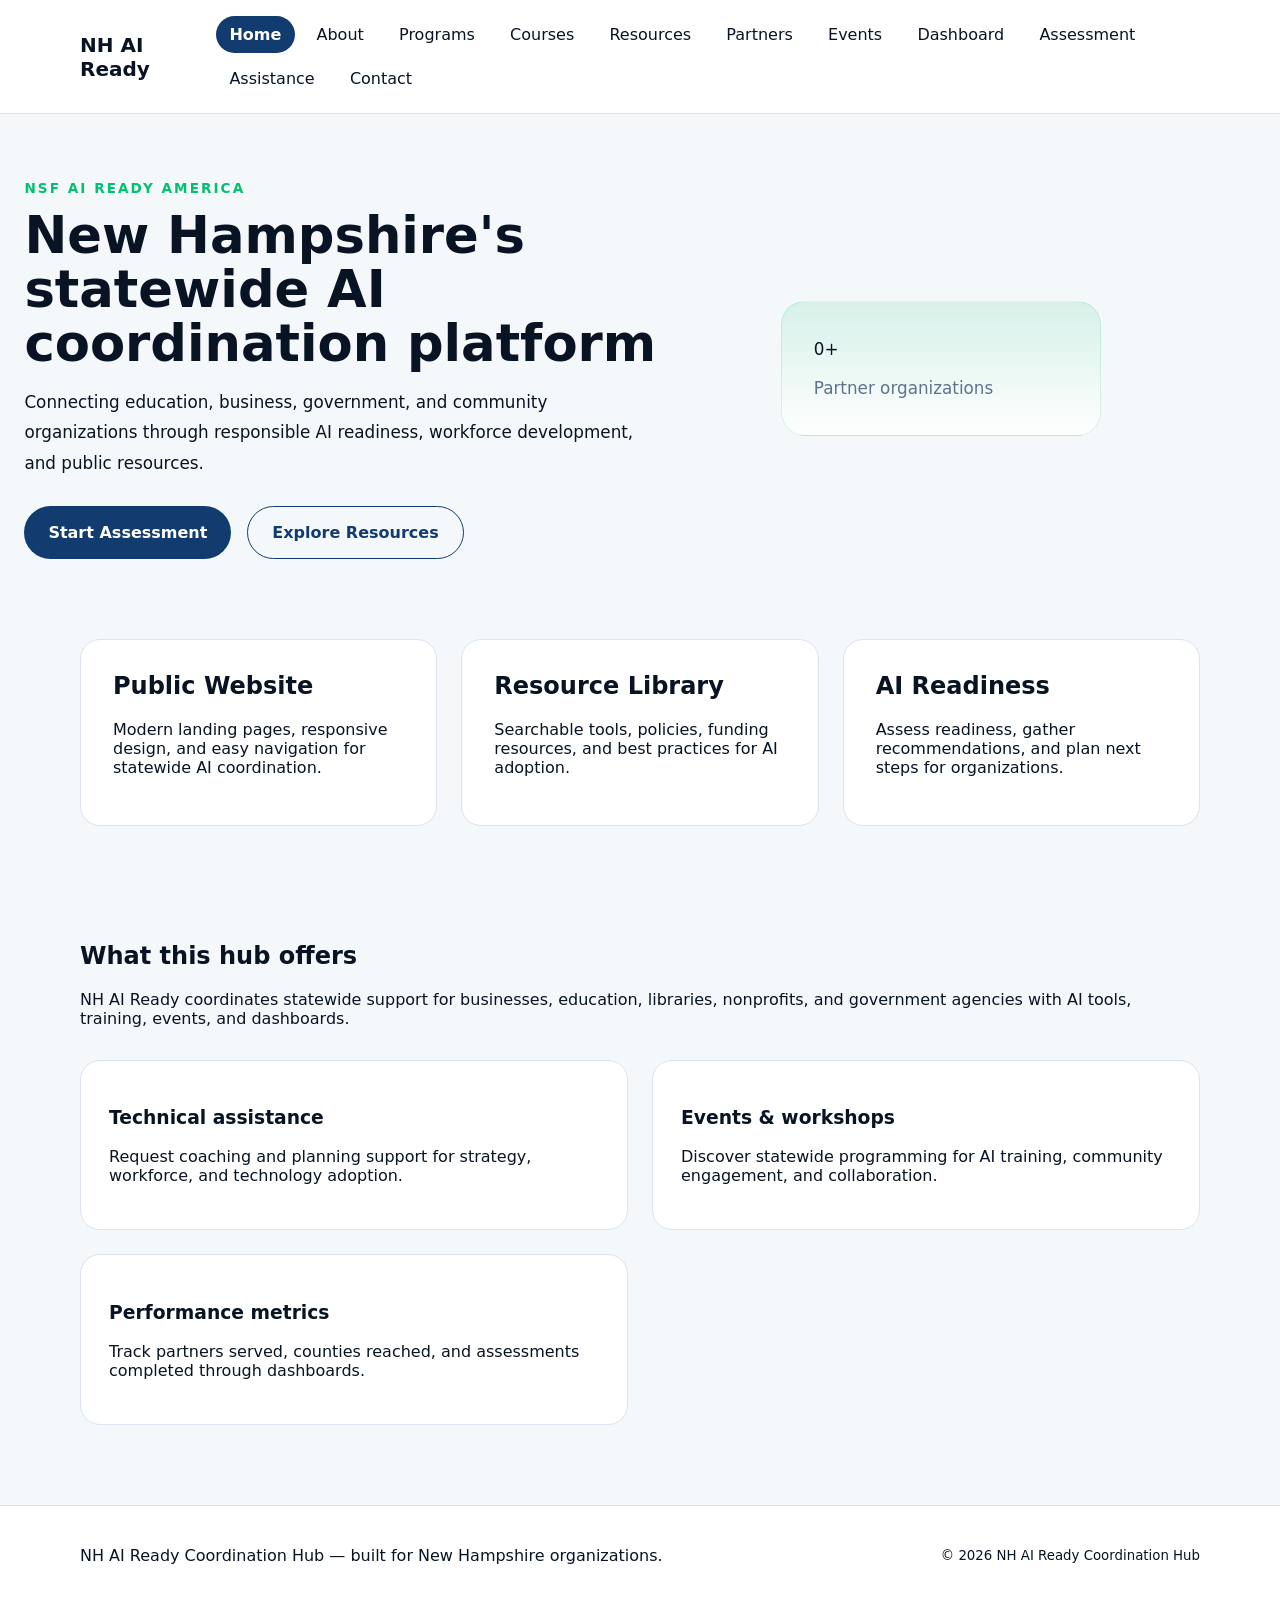
<file: index.html>
<!DOCTYPE html>
<html lang="en">
<head>
  <meta charset="UTF-8" />
  <meta name="viewport" content="width=device-width, initial-scale=1.0" />
  <title>NH AI Ready Coordination Hub</title>
  <link rel="stylesheet" href="css/style.css" />
  <link rel="stylesheet" href="css/animations.css" />
</head>
<body>
  <header class="site-header">
    <div class="container header-inner">
      <a class="brand" href="index.html">NH AI Ready</a>
      <button class="nav-toggle" aria-label="Open navigation" id="navToggle">Menu</button>
      <nav class="site-nav" id="siteNav">
        <a href="index.html">Home</a>
        <a href="about.html">About</a>
        <a href="programs.html">Programs</a>
        <a href="courses.html">Courses</a>
        <a href="resources.html">Resources</a>
        <a href="partners.html">Partners</a>
        <a href="events.html">Events</a>
        <a href="dashboard.html">Dashboard</a>
        <a href="assessment.html">Assessment</a>
        <a href="assistance.html">Assistance</a>
        <a href="contact.html">Contact</a>
      </nav>
    </div>
  </header>

  <main>
    <section class="hero">
      <div class="container hero-copy">
        <span class="eyebrow">NSF AI Ready America</span>
        <h1>New Hampshire's statewide AI coordination platform</h1>
        <p>Connecting education, business, government, and community organizations through responsible AI readiness, workforce development, and public resources.</p>
        <div class="hero-actions">
          <a class="button button-primary" href="assessment.html">Start Assessment</a>
          <a class="button button-secondary" href="resources.html">Explore Resources</a>
        </div>
      </div>
      <div class="hero-visual">
        <div class="stats-card">
          <p class="stat-number">0+</p>
          <p class="stat-label">Partner organizations</p>
        </div>
      </div>
    </section>

    <section class="features container">
      <article class="feature-card">
        <h2>Public Website</h2>
        <p>Modern landing pages, responsive design, and easy navigation for statewide AI coordination.</p>
      </article>
      <article class="feature-card">
        <h2>Resource Library</h2>
        <p>Searchable tools, policies, funding resources, and best practices for AI adoption.</p>
      </article>
      <article class="feature-card">
        <h2>AI Readiness</h2>
        <p>Assess readiness, gather recommendations, and plan next steps for organizations.</p>
      </article>
    </section>

    <section class="overview container">
      <div>
        <h2>What this hub offers</h2>
        <p>NH AI Ready coordinates statewide support for businesses, education, libraries, nonprofits, and government agencies with AI tools, training, events, and dashboards.</p>
      </div>
      <div class="overview-grid">
        <div class="overview-card">
          <h3>Technical assistance</h3>
          <p>Request coaching and planning support for strategy, workforce, and technology adoption.</p>
        </div>
        <div class="overview-card">
          <h3>Events & workshops</h3>
          <p>Discover statewide programming for AI training, community engagement, and collaboration.</p>
        </div>
        <div class="overview-card">
          <h3>Performance metrics</h3>
          <p>Track partners served, counties reached, and assessments completed through dashboards.</p>
        </div>
      </div>
    </section>
  </main>

  <footer class="site-footer">
    <div class="container footer-inner">
      <p>NH AI Ready Coordination Hub &mdash; built for New Hampshire organizations.</p>
      <small>© 2026 NH AI Ready Coordination Hub</small>
    </div>
  </footer>

  <script src="js/navigation.js?v=1"></script>
  <script src="js/app.js"></script>
</body>
</html>
</file>
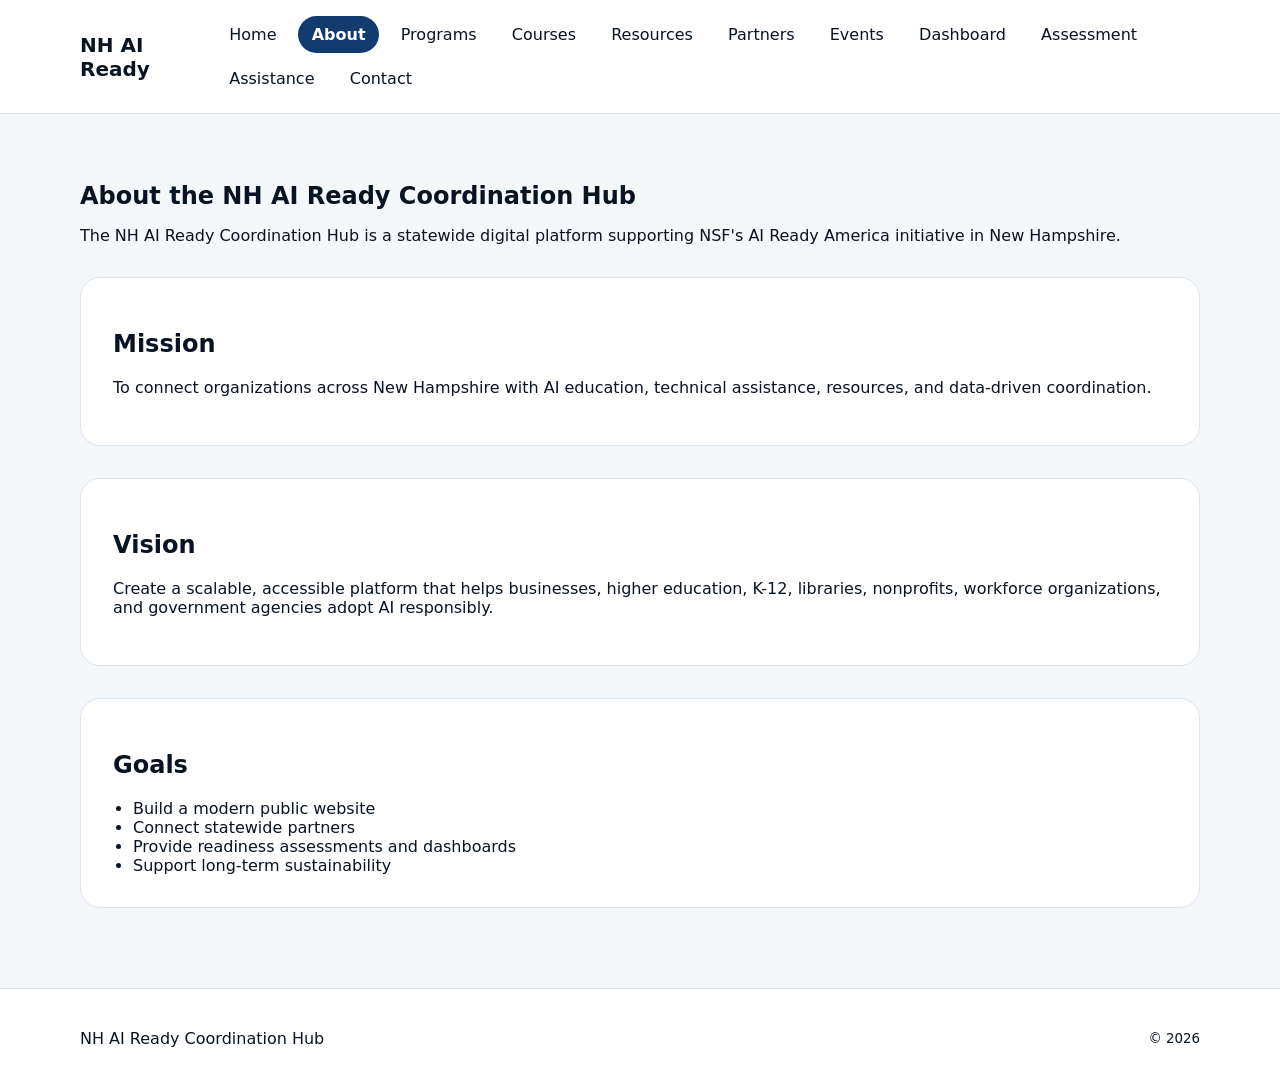
<file: about.html>
<!DOCTYPE html>
<html lang="en">
<head>
  <meta charset="UTF-8" />
  <meta name="viewport" content="width=device-width, initial-scale=1.0" />
  <title>About | NH AI Ready Coordination Hub</title>
  <link rel="stylesheet" href="css/style.css" />
  <link rel="stylesheet" href="css/animations.css" />
</head>
<body>
  <header class="site-header">
    <div class="container header-inner">
      <a class="brand" href="index.html">NH AI Ready</a>
      <button class="nav-toggle" aria-label="Open navigation" id="navToggle">Menu</button>
      <nav class="site-nav" id="siteNav">
        <a href="index.html">Home</a>
        <a href="about.html">About</a>
        <a href="programs.html">Programs</a>
        <a href="courses.html">Courses</a>
        <a href="resources.html">Resources</a>
        <a href="partners.html">Partners</a>
        <a href="events.html">Events</a>
        <a href="dashboard.html">Dashboard</a>
        <a href="assessment.html">Assessment</a>
        <a href="assistance.html">Assistance</a>
        <a href="contact.html">Contact</a>
      </nav>
    </div>
  </header>

  <main class="container page-content">
    <section class="page-hero">
      <h1>About the NH AI Ready Coordination Hub</h1>
      <p>The NH AI Ready Coordination Hub is a statewide digital platform supporting NSF's AI Ready America initiative in New Hampshire.</p>
    </section>

    <section class="content-block">
      <h2>Mission</h2>
      <p>To connect organizations across New Hampshire with AI education, technical assistance, resources, and data-driven coordination.</p>
    </section>

    <section class="content-block">
      <h2>Vision</h2>
      <p>Create a scalable, accessible platform that helps businesses, higher education, K-12, libraries, nonprofits, workforce organizations, and government agencies adopt AI responsibly.</p>
    </section>

    <section class="content-block">
      <h2>Goals</h2>
      <ul>
        <li>Build a modern public website</li>
        <li>Connect statewide partners</li>
        <li>Provide readiness assessments and dashboards</li>
        <li>Support long-term sustainability</li>
      </ul>
    </section>
  </main>

  <footer class="site-footer">
    <div class="container footer-inner">
      <p>NH AI Ready Coordination Hub</p>
      <small>© 2026</small>
    </div>
  </footer>

  <script src="js/navigation.js?v=1"></script>
</body>
</html>
</file>
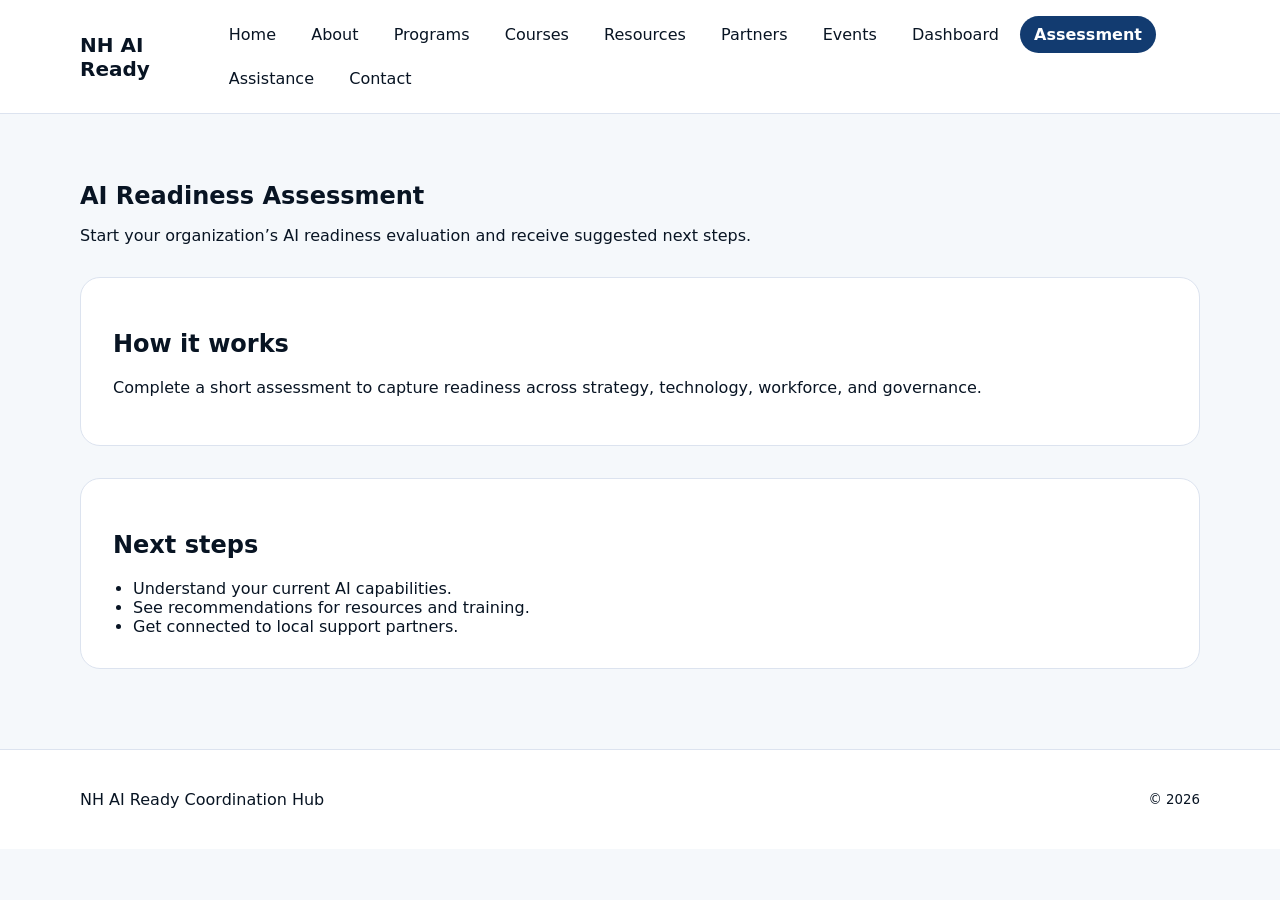
<file: assessment.html>
<!DOCTYPE html>
<html lang="en">
<head>
  <meta charset="UTF-8" />
  <meta name="viewport" content="width=device-width, initial-scale=1.0" />
  <title>Assessment | NH AI Ready Coordination Hub</title>
  <link rel="stylesheet" href="css/style.css" />
  <link rel="stylesheet" href="css/animations.css" />
</head>
<body>
  <header class="site-header">
    <div class="container header-inner">
      <a class="brand" href="index.html">NH AI Ready</a>
      <button class="nav-toggle" aria-label="Open navigation" id="navToggle">Menu</button>
      <nav class="site-nav" id="siteNav">
        <a href="index.html">Home</a>
        <a href="about.html">About</a>
        <a href="programs.html">Programs</a>
        <a href="courses.html">Courses</a>
        <a href="resources.html">Resources</a>
        <a href="partners.html">Partners</a>
        <a href="events.html">Events</a>
        <a href="dashboard.html">Dashboard</a>
        <a href="assessment.html">Assessment</a>
        <a href="assistance.html">Assistance</a>
        <a href="contact.html">Contact</a>
      </nav>
    </div>
  </header>

  <main class="container page-content">
    <section class="page-hero">
      <h1>AI Readiness Assessment</h1>
      <p>Start your organization’s AI readiness evaluation and receive suggested next steps.</p>
    </section>

    <section class="content-block">
      <h2>How it works</h2>
      <p>Complete a short assessment to capture readiness across strategy, technology, workforce, and governance.</p>
    </section>

    <section class="content-block">
      <h2>Next steps</h2>
      <ul>
        <li>Understand your current AI capabilities.</li>
        <li>See recommendations for resources and training.</li>
        <li>Get connected to local support partners.</li>
      </ul>
    </section>
  </main>

  <footer class="site-footer">
    <div class="container footer-inner">
      <p>NH AI Ready Coordination Hub</p>
      <small>© 2026</small>
    </div>
  </footer>

  <script src="js/navigation.js?v=1"></script>
</body>
</html>
</file>
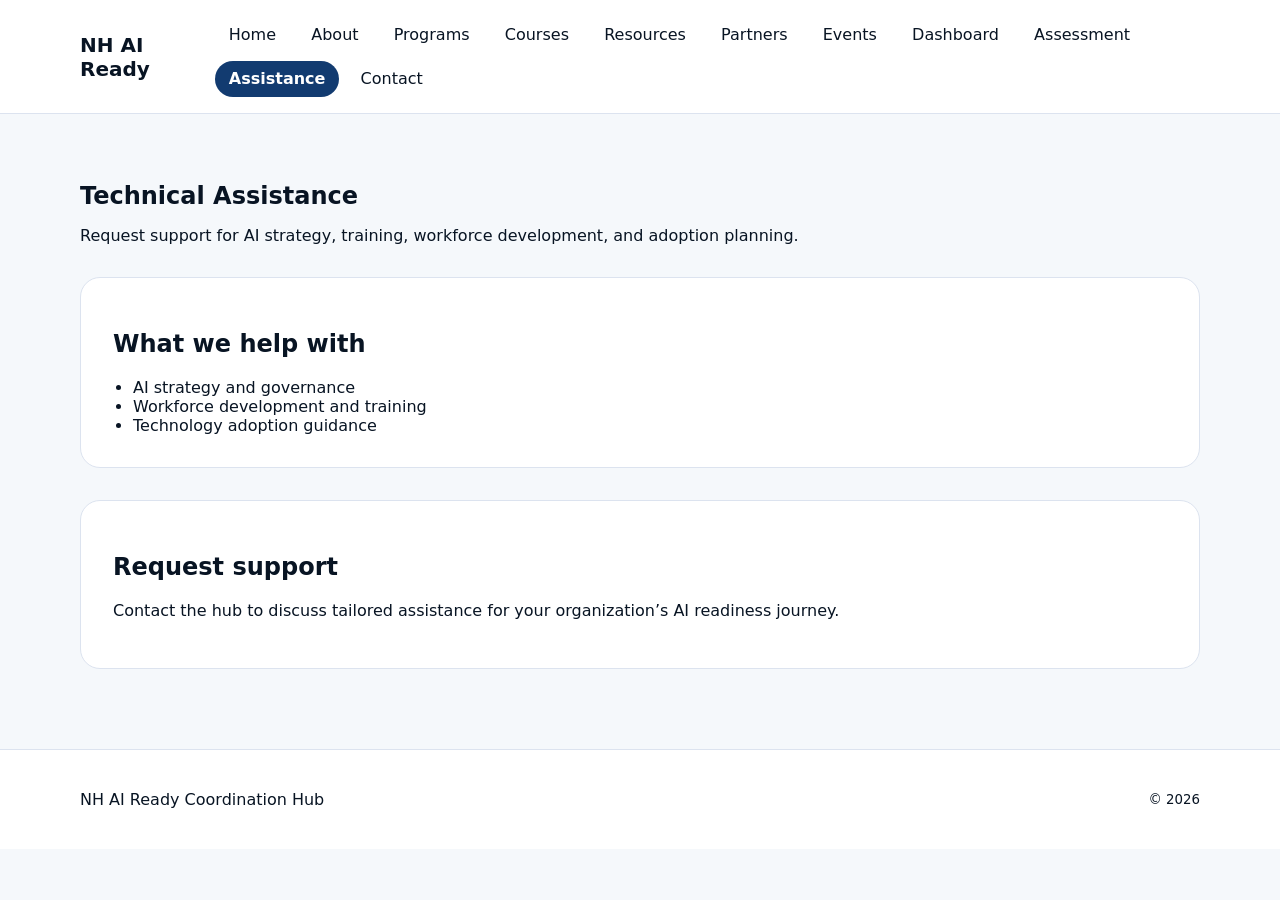
<file: assistance.html>
<!DOCTYPE html>
<html lang="en">
<head>
  <meta charset="UTF-8" />
  <meta name="viewport" content="width=device-width, initial-scale=1.0" />
  <title>Assistance | NH AI Ready Coordination Hub</title>
  <link rel="stylesheet" href="css/style.css" />
  <link rel="stylesheet" href="css/animations.css" />
</head>
<body>
  <header class="site-header">
    <div class="container header-inner">
      <a class="brand" href="index.html">NH AI Ready</a>
      <button class="nav-toggle" aria-label="Open navigation" id="navToggle">Menu</button>
      <nav class="site-nav" id="siteNav">
        <a href="index.html">Home</a>
        <a href="about.html">About</a>
        <a href="programs.html">Programs</a>
        <a href="courses.html">Courses</a>
        <a href="resources.html">Resources</a>
        <a href="partners.html">Partners</a>
        <a href="events.html">Events</a>
        <a href="dashboard.html">Dashboard</a>
        <a href="assessment.html">Assessment</a>
        <a href="assistance.html">Assistance</a>
        <a href="contact.html">Contact</a>
      </nav>
    </div>
  </header>

  <main class="container page-content">
    <section class="page-hero">
      <h1>Technical Assistance</h1>
      <p>Request support for AI strategy, training, workforce development, and adoption planning.</p>
    </section>

    <section class="content-block">
      <h2>What we help with</h2>
      <ul>
        <li>AI strategy and governance</li>
        <li>Workforce development and training</li>
        <li>Technology adoption guidance</li>
      </ul>
    </section>

    <section class="content-block">
      <h2>Request support</h2>
      <p>Contact the hub to discuss tailored assistance for your organization’s AI readiness journey.</p>
    </section>
  </main>

  <footer class="site-footer">
    <div class="container footer-inner">
      <p>NH AI Ready Coordination Hub</p>
      <small>© 2026</small>
    </div>
  </footer>

  <script src="js/navigation.js?v=1"></script>
</body>
</html>
</file>
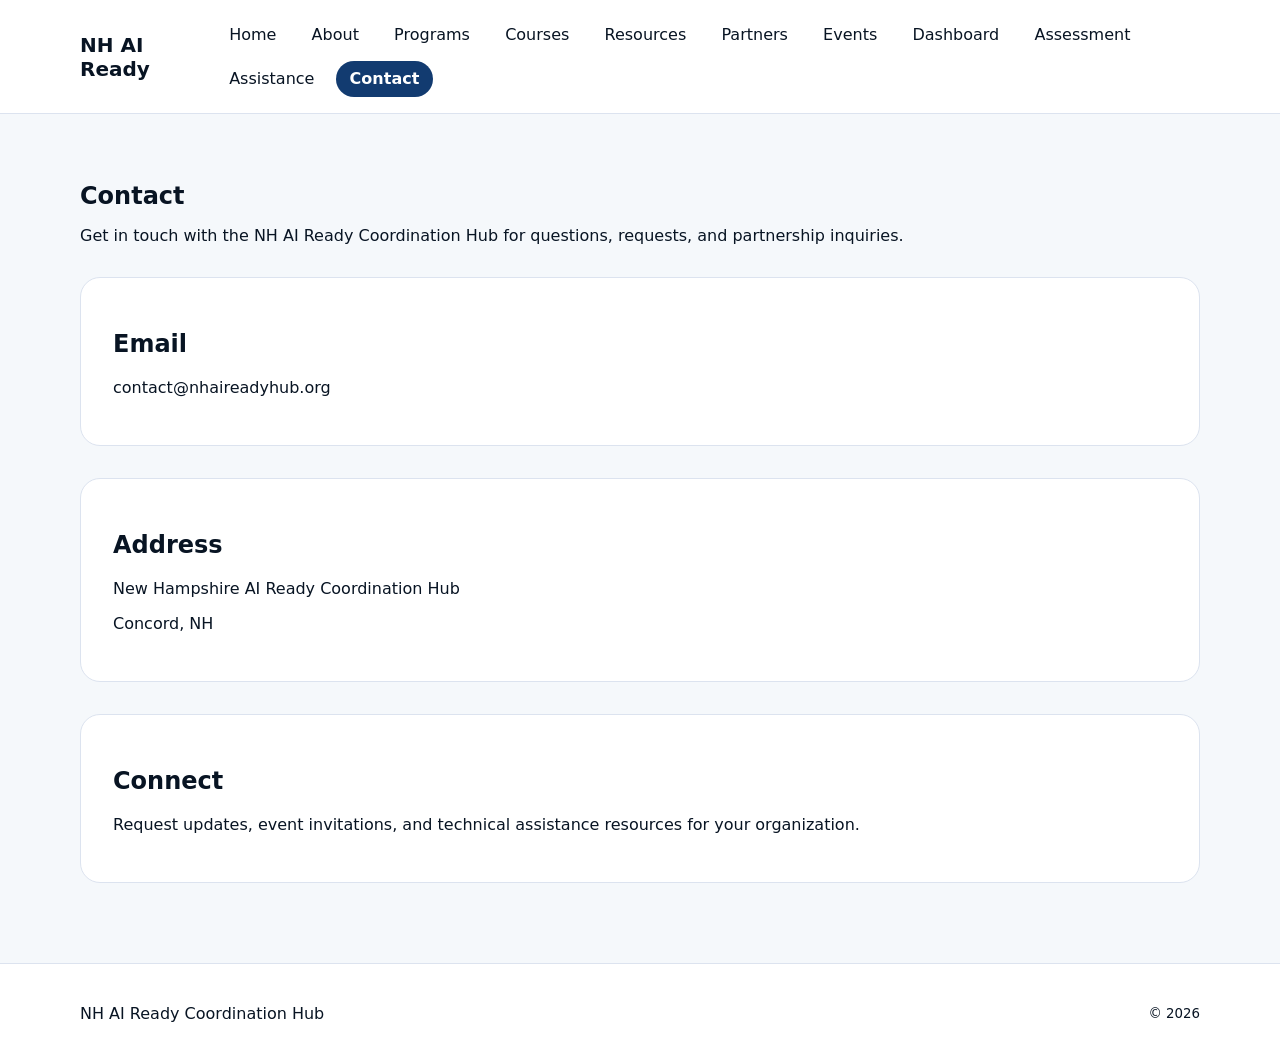
<file: contact.html>
<!DOCTYPE html>
<html lang="en">
<head>
  <meta charset="UTF-8" />
  <meta name="viewport" content="width=device-width, initial-scale=1.0" />
  <title>Contact | NH AI Ready Coordination Hub</title>
  <link rel="stylesheet" href="css/style.css" />
  <link rel="stylesheet" href="css/animations.css" />
</head>
<body>
  <header class="site-header">
    <div class="container header-inner">
      <a class="brand" href="index.html">NH AI Ready</a>
      <button class="nav-toggle" aria-label="Open navigation" id="navToggle">Menu</button>
      <nav class="site-nav" id="siteNav">
        <a href="index.html">Home</a>
        <a href="about.html">About</a>
        <a href="programs.html">Programs</a>
        <a href="courses.html">Courses</a>
        <a href="resources.html">Resources</a>
        <a href="partners.html">Partners</a>
        <a href="events.html">Events</a>
        <a href="dashboard.html">Dashboard</a>
        <a href="assessment.html">Assessment</a>
        <a href="assistance.html">Assistance</a>
        <a href="contact.html">Contact</a>
      </nav>
    </div>
  </header>

  <main class="container page-content">
    <section class="page-hero">
      <h1>Contact</h1>
      <p>Get in touch with the NH AI Ready Coordination Hub for questions, requests, and partnership inquiries.</p>
    </section>

    <section class="content-block">
      <h2>Email</h2>
      <p>contact@nhaireadyhub.org</p>
    </section>

    <section class="content-block">
      <h2>Address</h2>
      <p>New Hampshire AI Ready Coordination Hub</p>
      <p>Concord, NH</p>
    </section>

    <section class="content-block">
      <h2>Connect</h2>
      <p>Request updates, event invitations, and technical assistance resources for your organization.</p>
    </section>
  </main>

  <footer class="site-footer">
    <div class="container footer-inner">
      <p>NH AI Ready Coordination Hub</p>
      <small>© 2026</small>
    </div>
  </footer>

  <script src="js/navigation.js?v=1"></script>
</body>
</html>
</file>
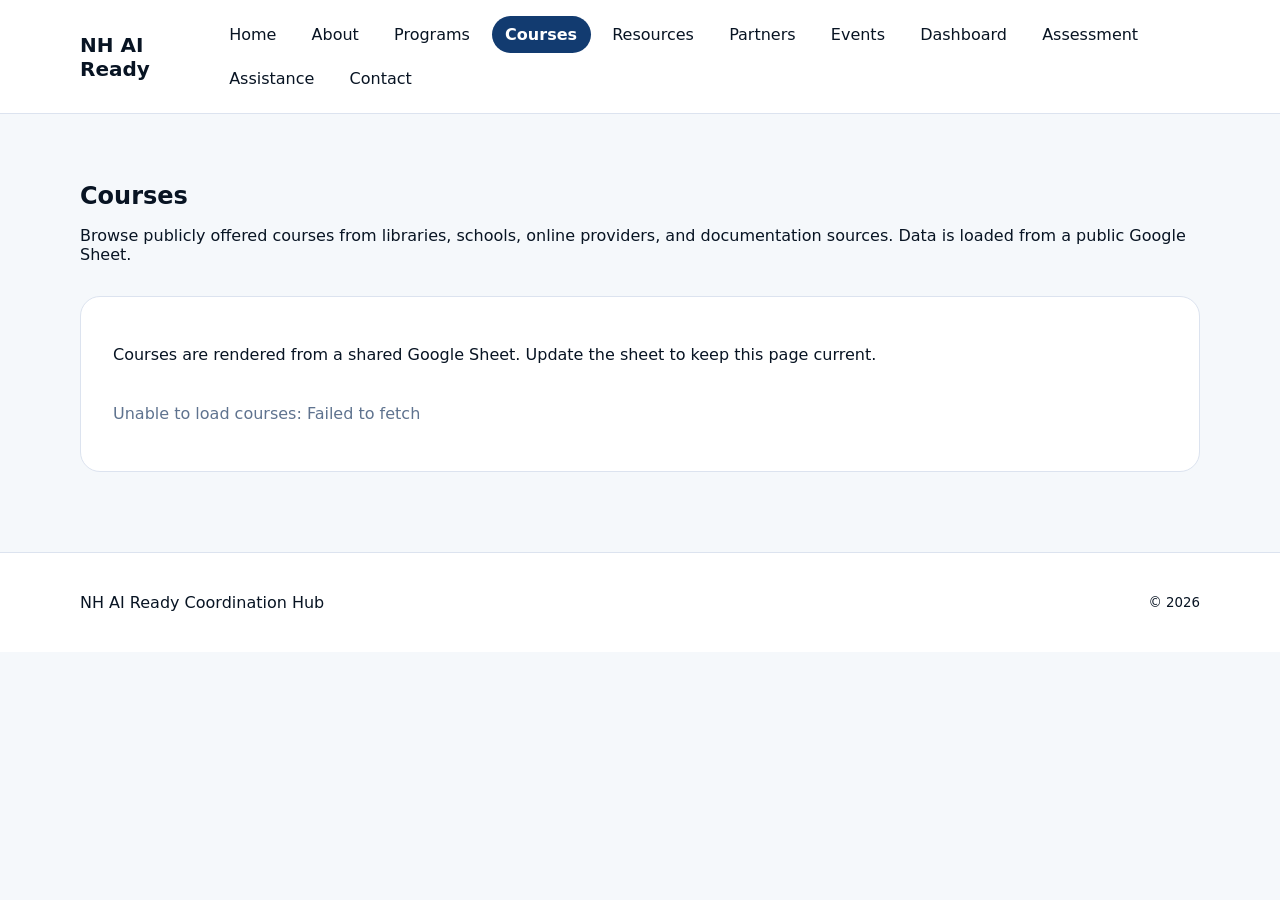
<file: courses.html>
<!DOCTYPE html>
<html lang="en">
<head>
  <meta charset="UTF-8" />
  <meta name="viewport" content="width=device-width, initial-scale=1.0" />
  <title>Courses | NH AI Ready Coordination Hub</title>
  <link rel="stylesheet" href="css/style.css" />
  <link rel="stylesheet" href="css/animations.css" />
</head>
<body>
  <header class="site-header">
    <div class="container header-inner">
      <a class="brand" href="index.html">NH AI Ready</a>
      <button class="nav-toggle" aria-label="Open navigation" id="navToggle">Menu</button>
      <nav class="site-nav" id="siteNav">
        <a href="index.html">Home</a>
        <a href="about.html">About</a>
        <a href="programs.html">Programs</a>
        <a href="courses.html">Courses</a>
        <a href="resources.html">Resources</a>
        <a href="partners.html">Partners</a>
        <a href="events.html">Events</a>
        <a href="dashboard.html">Dashboard</a>
        <a href="assessment.html">Assessment</a>
        <a href="assistance.html">Assistance</a>
        <a href="contact.html">Contact</a>
      </nav>
    </div>
  </header>

  <main class="container page-content">
    <section class="page-hero">
      <h1>Courses</h1>
      <p>Browse publicly offered courses from libraries, schools, online providers, and documentation sources. Data is loaded from a public Google Sheet.</p>
    </section>

    <section class="content-block">
      <div class="course-meta">
        <p>Courses are rendered from a shared Google Sheet. Update the sheet to keep this page current.</p>
      </div>

      <div class="course-list" id="coursesList" data-sheet-url="https://docs.google.com/spreadsheets/d/1mYGMGd6gXfOWePGAOxe75kO7_ORgzSrEkto8gsDXHMs/export?format=csv&sheet=Learning%20Opportunities">
        <p class="muted">Loading course listings...</p>
      </div>
    </section>
  </main>

  <footer class="site-footer">
    <div class="container footer-inner">
      <p>NH AI Ready Coordination Hub</p>
      <small>© 2026</small>
    </div>
  </footer>

  <script src="js/navigation.js?v=1"></script>
  <script src="js/sheets.js"></script>
  <script src="js/courses.js"></script>
</body>
</html>
</file>
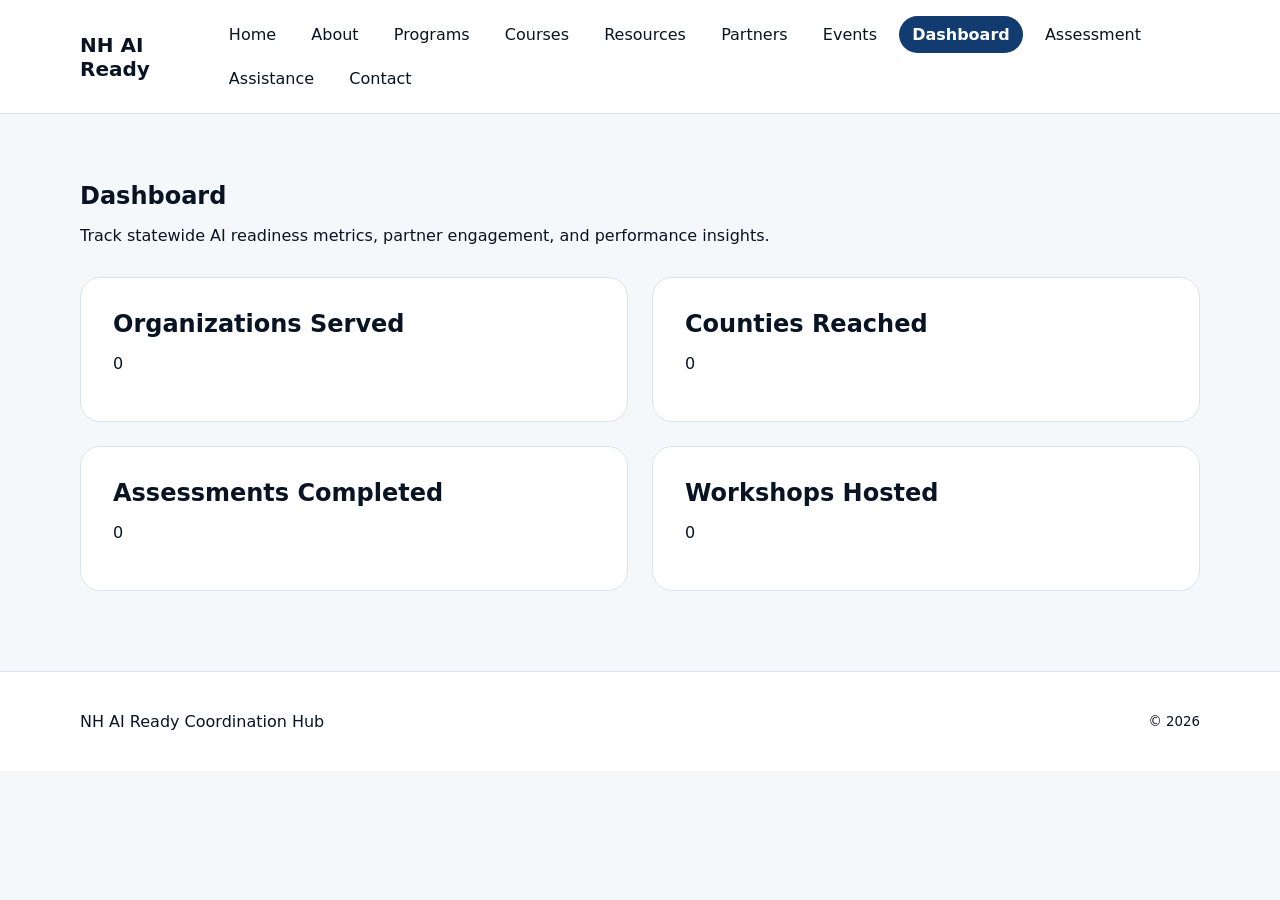
<file: dashboard.html>
<!DOCTYPE html>
<html lang="en">
<head>
  <meta charset="UTF-8" />
  <meta name="viewport" content="width=device-width, initial-scale=1.0" />
  <title>Dashboard | NH AI Ready Coordination Hub</title>
  <link rel="stylesheet" href="css/style.css" />
  <link rel="stylesheet" href="css/animations.css" />
</head>
<body>
  <header class="site-header">
    <div class="container header-inner">
      <a class="brand" href="index.html">NH AI Ready</a>
      <button class="nav-toggle" aria-label="Open navigation" id="navToggle">Menu</button>
      <nav class="site-nav" id="siteNav">
        <a href="index.html">Home</a>
        <a href="about.html">About</a>
        <a href="programs.html">Programs</a>
        <a href="courses.html">Courses</a>
        <a href="resources.html">Resources</a>
        <a href="partners.html">Partners</a>
        <a href="events.html">Events</a>
        <a href="dashboard.html">Dashboard</a>
        <a href="assessment.html">Assessment</a>
        <a href="assistance.html">Assistance</a>
        <a href="contact.html">Contact</a>
      </nav>
    </div>
  </header>

  <main class="container page-content">
    <section class="page-hero">
      <h1>Dashboard</h1>
      <p>Track statewide AI readiness metrics, partner engagement, and performance insights.</p>
    </section>

    <section class="dashboard-grid">
      <div class="dashboard-card">
        <h2>Organizations Served</h2>
        <p>0</p>
      </div>
      <div class="dashboard-card">
        <h2>Counties Reached</h2>
        <p>0</p>
      </div>
      <div class="dashboard-card">
        <h2>Assessments Completed</h2>
        <p>0</p>
      </div>
      <div class="dashboard-card">
        <h2>Workshops Hosted</h2>
        <p>0</p>
      </div>
    </section>
  </main>

  <footer class="site-footer">
    <div class="container footer-inner">
      <p>NH AI Ready Coordination Hub</p>
      <small>© 2026</small>
    </div>
  </footer>

  <script src="js/navigation.js?v=1"></script>
</body>
</html>
</file>
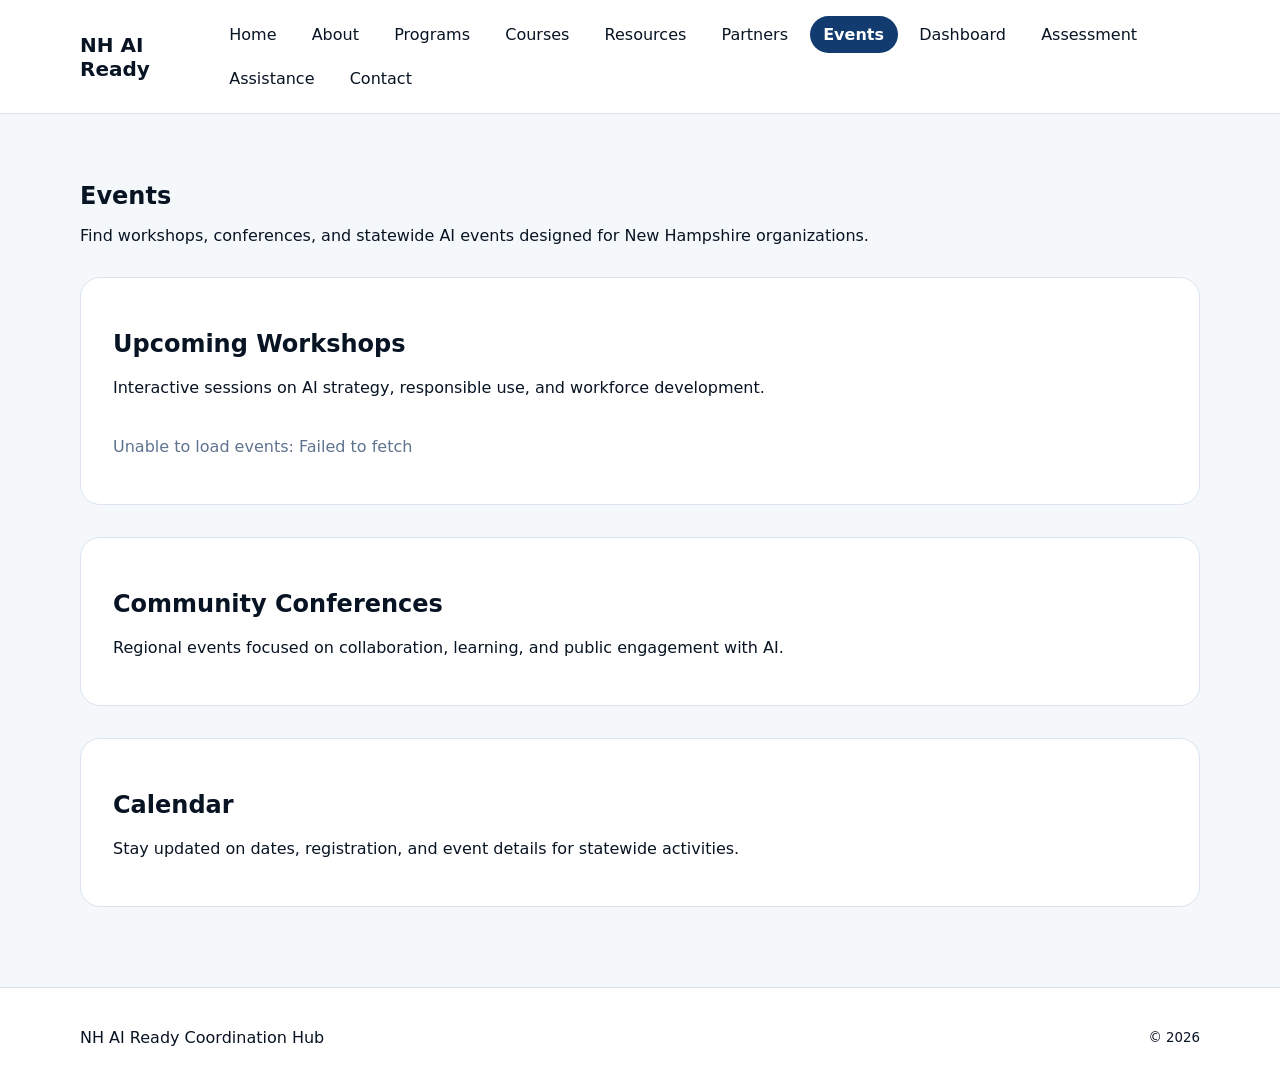
<file: events.html>
<!DOCTYPE html>
<html lang="en">
<head>
  <meta charset="UTF-8" />
  <meta name="viewport" content="width=device-width, initial-scale=1.0" />
  <title>Events | NH AI Ready Coordination Hub</title>
  <link rel="stylesheet" href="css/style.css" />
  <link rel="stylesheet" href="css/animations.css" />
</head>
<body>
  <header class="site-header">
    <div class="container header-inner">
      <a class="brand" href="index.html">NH AI Ready</a>
      <button class="nav-toggle" aria-label="Open navigation" id="navToggle">Menu</button>
      <nav class="site-nav" id="siteNav">
        <a href="index.html">Home</a>
        <a href="about.html">About</a>
        <a href="programs.html">Programs</a>
        <a href="courses.html">Courses</a>
        <a href="resources.html">Resources</a>
        <a href="partners.html">Partners</a>
        <a href="events.html">Events</a>
        <a href="dashboard.html">Dashboard</a>
        <a href="assessment.html">Assessment</a>
        <a href="assistance.html">Assistance</a>
        <a href="contact.html">Contact</a>
      </nav>
    </div>
  </header>

  <main class="container page-content">
    <section class="page-hero">
      <h1>Events</h1>
      <p>Find workshops, conferences, and statewide AI events designed for New Hampshire organizations.</p>
    </section>

    <section class="content-block">
      <h2>Upcoming Workshops</h2>
      <p>Interactive sessions on AI strategy, responsible use, and workforce development.</p>
      <div class="course-list" id="eventsList" data-sheet-url="https://docs.google.com/spreadsheets/d/1mYGMGd6gXfOWePGAOxe75kO7_ORgzSrEkto8gsDXHMs/export?format=csv&sheet=Events">
        <p class="muted">Loading events...</p>
      </div>
    </section>

    <section class="content-block">
      <h2>Community Conferences</h2>
      <p>Regional events focused on collaboration, learning, and public engagement with AI.</p>
    </section>

    <section class="content-block">
      <h2>Calendar</h2>
      <p>Stay updated on dates, registration, and event details for statewide activities.</p>
    </section>
  </main>

  <footer class="site-footer">
    <div class="container footer-inner">
      <p>NH AI Ready Coordination Hub</p>
      <small>© 2026</small>
    </div>
  </footer>

  <script src="js/navigation.js?v=1"></script>
  <script src="js/sheets.js"></script>
  <script src="js/events.js"></script>
</body>
</html>
</file>
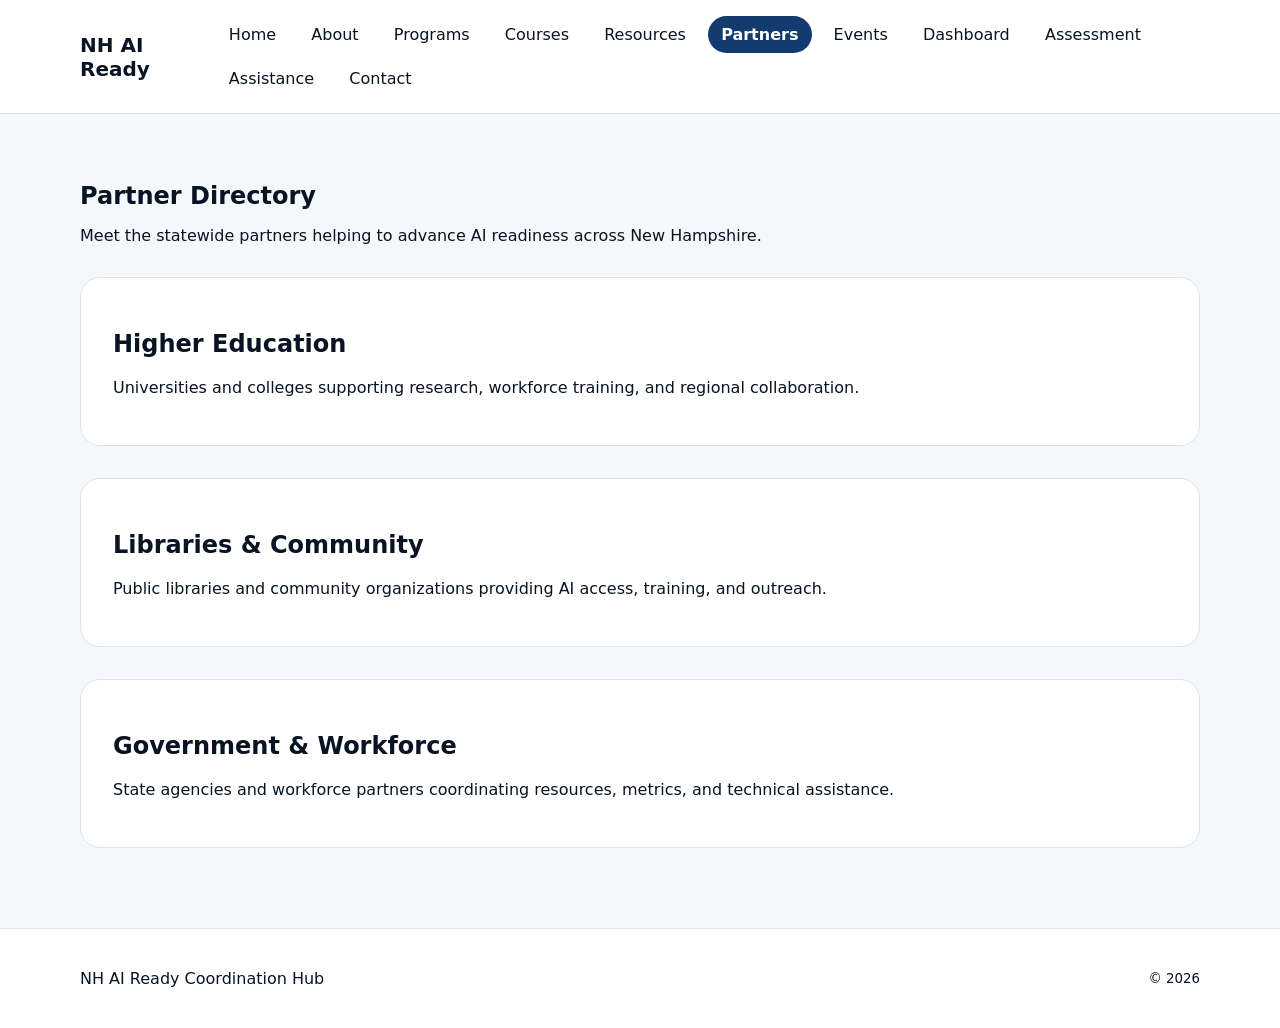
<file: partners.html>
<!DOCTYPE html>
<html lang="en">
<head>
  <meta charset="UTF-8" />
  <meta name="viewport" content="width=device-width, initial-scale=1.0" />
  <title>Partners | NH AI Ready Coordination Hub</title>
  <link rel="stylesheet" href="css/style.css" />
  <link rel="stylesheet" href="css/animations.css" />
</head>
<body>
  <header class="site-header">
    <div class="container header-inner">
      <a class="brand" href="index.html">NH AI Ready</a>
      <button class="nav-toggle" aria-label="Open navigation" id="navToggle">Menu</button>
      <nav class="site-nav" id="siteNav">
        <a href="index.html">Home</a>
        <a href="about.html">About</a>
        <a href="programs.html">Programs</a>
        <a href="courses.html">Courses</a>
        <a href="resources.html">Resources</a>
        <a href="partners.html">Partners</a>
        <a href="events.html">Events</a>
        <a href="dashboard.html">Dashboard</a>
        <a href="assessment.html">Assessment</a>
        <a href="assistance.html">Assistance</a>
        <a href="contact.html">Contact</a>
      </nav>
    </div>
  </header>

  <main class="container page-content">
    <section class="page-hero">
      <h1>Partner Directory</h1>
      <p>Meet the statewide partners helping to advance AI readiness across New Hampshire.</p>
    </section>

    <section class="content-block">
      <h2>Higher Education</h2>
      <p>Universities and colleges supporting research, workforce training, and regional collaboration.</p>
    </section>

    <section class="content-block">
      <h2>Libraries & Community</h2>
      <p>Public libraries and community organizations providing AI access, training, and outreach.</p>
    </section>

    <section class="content-block">
      <h2>Government & Workforce</h2>
      <p>State agencies and workforce partners coordinating resources, metrics, and technical assistance.</p>
    </section>
  </main>

  <footer class="site-footer">
    <div class="container footer-inner">
      <p>NH AI Ready Coordination Hub</p>
      <small>© 2026</small>
    </div>
  </footer>

  <script src="js/navigation.js?v=1"></script>
</body>
</html>
</file>
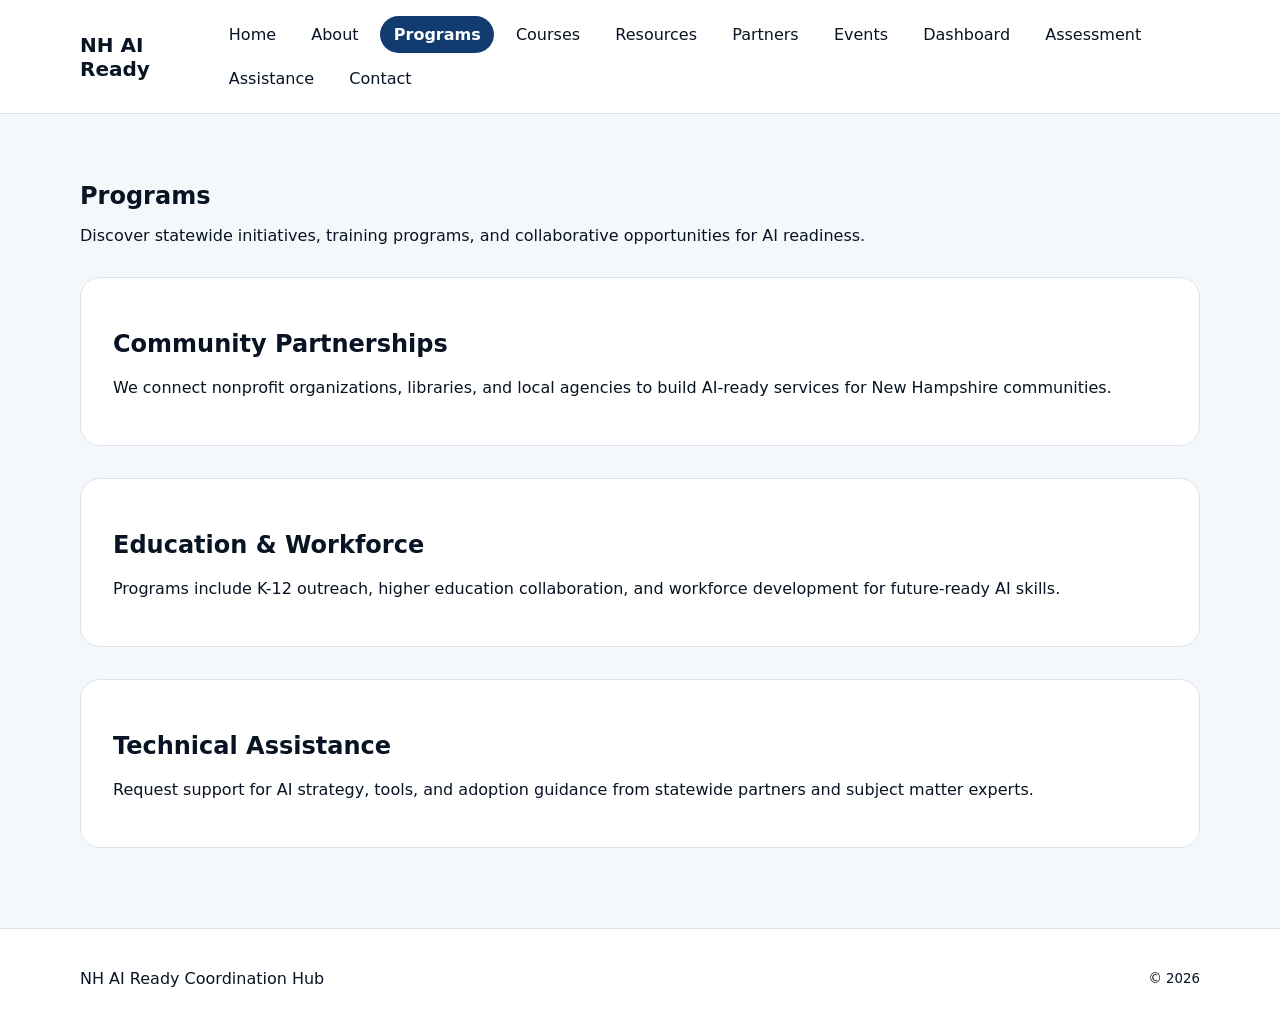
<file: programs.html>
<!DOCTYPE html>
<html lang="en">
<head>
  <meta charset="UTF-8" />
  <meta name="viewport" content="width=device-width, initial-scale=1.0" />
  <title>Programs | NH AI Ready Coordination Hub</title>
  <link rel="stylesheet" href="css/style.css" />
  <link rel="stylesheet" href="css/animations.css" />
</head>
<body>
  <header class="site-header">
    <div class="container header-inner">
      <a class="brand" href="index.html">NH AI Ready</a>
      <button class="nav-toggle" aria-label="Open navigation" id="navToggle">Menu</button>
      <nav class="site-nav" id="siteNav">
        <a href="index.html">Home</a>
        <a href="about.html">About</a>
        <a href="programs.html">Programs</a>
        <a href="courses.html">Courses</a>
        <a href="resources.html">Resources</a>
        <a href="partners.html">Partners</a>
        <a href="events.html">Events</a>
        <a href="dashboard.html">Dashboard</a>
        <a href="assessment.html">Assessment</a>
        <a href="assistance.html">Assistance</a>
        <a href="contact.html">Contact</a>
      </nav>
    </div>
  </header>

  <main class="container page-content">
    <section class="page-hero">
      <h1>Programs</h1>
      <p>Discover statewide initiatives, training programs, and collaborative opportunities for AI readiness.</p>
    </section>

    <section class="content-block">
      <h2>Community Partnerships</h2>
      <p>We connect nonprofit organizations, libraries, and local agencies to build AI-ready services for New Hampshire communities.</p>
    </section>

    <section class="content-block">
      <h2>Education & Workforce</h2>
      <p>Programs include K-12 outreach, higher education collaboration, and workforce development for future-ready AI skills.</p>
    </section>

    <section class="content-block">
      <h2>Technical Assistance</h2>
      <p>Request support for AI strategy, tools, and adoption guidance from statewide partners and subject matter experts.</p>
    </section>
  </main>

  <footer class="site-footer">
    <div class="container footer-inner">
      <p>NH AI Ready Coordination Hub</p>
      <small>© 2026</small>
    </div>
  </footer>

  <script src="js/navigation.js?v=1"></script>
</body>
</html>
</file>
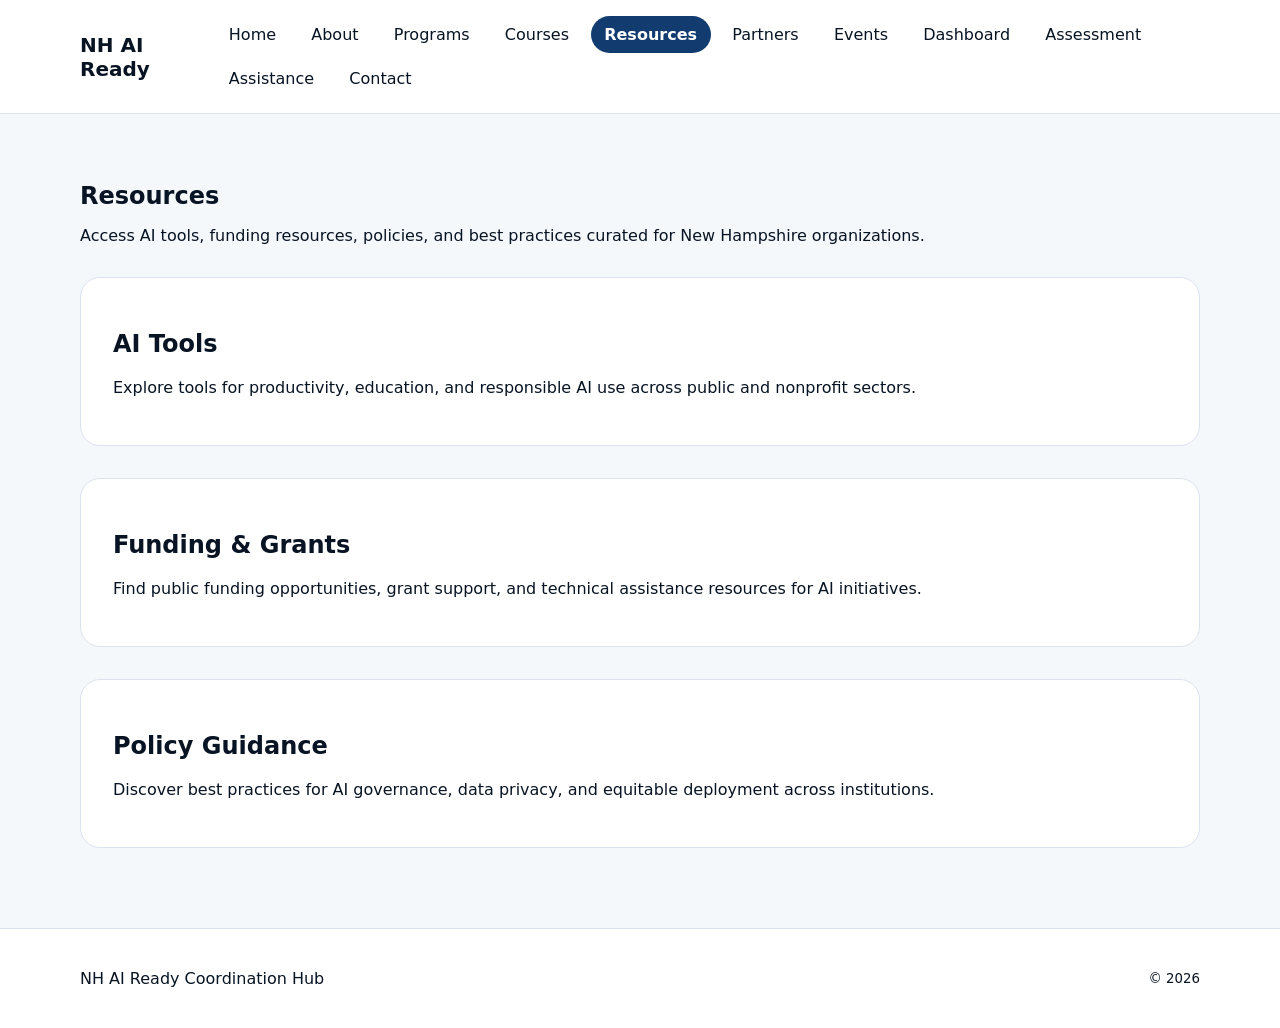
<file: resources.html>
<!DOCTYPE html>
<html lang="en">
<head>
  <meta charset="UTF-8" />
  <meta name="viewport" content="width=device-width, initial-scale=1.0" />
  <title>Resources | NH AI Ready Coordination Hub</title>
  <link rel="stylesheet" href="css/style.css" />
  <link rel="stylesheet" href="css/animations.css" />
</head>
<body>
  <header class="site-header">
    <div class="container header-inner">
      <a class="brand" href="index.html">NH AI Ready</a>
      <button class="nav-toggle" aria-label="Open navigation" id="navToggle">Menu</button>
      <nav class="site-nav" id="siteNav">
        <a href="index.html">Home</a>
        <a href="about.html">About</a>
        <a href="programs.html">Programs</a>
        <a href="courses.html">Courses</a>
        <a href="resources.html">Resources</a>
        <a href="partners.html">Partners</a>
        <a href="events.html">Events</a>
        <a href="dashboard.html">Dashboard</a>
        <a href="assessment.html">Assessment</a>
        <a href="assistance.html">Assistance</a>
        <a href="contact.html">Contact</a>
      </nav>
    </div>
  </header>

  <main class="container page-content">
    <section class="page-hero">
      <h1>Resources</h1>
      <p>Access AI tools, funding resources, policies, and best practices curated for New Hampshire organizations.</p>
    </section>

    <section class="content-block">
      <h2>AI Tools</h2>
      <p>Explore tools for productivity, education, and responsible AI use across public and nonprofit sectors.</p>
    </section>

    <section class="content-block">
      <h2>Funding & Grants</h2>
      <p>Find public funding opportunities, grant support, and technical assistance resources for AI initiatives.</p>
    </section>

    <section class="content-block">
      <h2>Policy Guidance</h2>
      <p>Discover best practices for AI governance, data privacy, and equitable deployment across institutions.</p>
    </section>
  </main>

  <footer class="site-footer">
    <div class="container footer-inner">
      <p>NH AI Ready Coordination Hub</p>
      <small>© 2026</small>
    </div>
  </footer>

  <script src="js/navigation.js?v=1"></script>
</body>
</html>
</file>
<file: css/style.css>
:root {
  color-scheme: light;
  font-family: 'Inter', system-ui, -apple-system, BlinkMacSystemFont, 'Segoe UI', sans-serif;
  background: #f5f8fb;
  color: #081423;
  --bg: #f5f8fb;
  --surface: #ffffff;
  --surface-alt: #eef4fb;
  --text: #081423;
  --muted: #5f738f;
  --primary: #123b70;
  --accent: #00c16e;
  --accent-2: #00d4ff;
  --border: #dce3ef;
}

* {
  box-sizing: border-box;
}

body {
  margin: 0;
  min-height: 100vh;
  background: var(--bg);
  color: var(--text);
}

a {
  color: inherit;
  text-decoration: none;
}

img {
  max-width: 100%;
  display: block;
}

.container {
  width: min(1120px, calc(100% - 2rem));
  margin: 0 auto;
}

.site-header {
  background: white;
  border-bottom: 1px solid var(--border);
  position: sticky;
  top: 0;
  z-index: 10;
}

.header-inner {
  display: flex;
  align-items: center;
  justify-content: space-between;
  gap: 1rem;
  padding: 1rem 0;
}

.brand {
  font-weight: 700;
  font-size: 1.25rem;
}

.site-nav {
  display: flex;
  flex-wrap: wrap;
  gap: 0.5rem;
  align-items: center;
}

.site-nav a {
  padding: 0.55rem 0.85rem;
  border-radius: 999px;
  transition: background-color 0.2s ease, color 0.2s ease, transform 0.2s ease;
}

.site-nav a:hover {
  background: var(--surface-alt);
  transform: translateY(-1px);
}

.site-nav a.active {
  background: var(--primary);
  color: white;
  font-weight: 600;
}

.nav-toggle {
  display: none;
  border: 1px solid var(--border);
  background: white;
  color: var(--text);
  padding: 0.65rem 1rem;
  border-radius: 0.75rem;
  cursor: pointer;
}

.hero {
  display: grid;
  gap: 2rem;
  padding: 4rem 0 2rem;
}

.hero-copy {
  max-width: 700px;
}

.eyebrow {
  color: var(--accent);
  font-weight: 700;
  text-transform: uppercase;
  letter-spacing: 0.15em;
  font-size: 0.85rem;
}

.hero h1 {
  font-size: clamp(2.5rem, 4vw, 4rem);
  margin: 0.75rem 0 1rem;
  line-height: 1.05;
}

.hero p {
  font-size: 1.05rem;
  line-height: 1.8;
  max-width: 40rem;
}

.hero-actions {
  display: flex;
  flex-wrap: wrap;
  gap: 1rem;
  margin-top: 1.75rem;
}

.button {
  display: inline-flex;
  align-items: center;
  justify-content: center;
  padding: 1rem 1.5rem;
  border-radius: 999px;
  font-weight: 700;
  transition: transform 0.2s ease, box-shadow 0.2s ease;
}

.button:hover {
  transform: translateY(-2px);
}

.button-primary {
  background: var(--primary);
  color: white;
}

.button-secondary {
  border: 1px solid var(--primary);
  color: var(--primary);
  background: transparent;
}

.stats-card {
  max-width: 320px;
  padding: 2rem;
  background: linear-gradient(180deg, rgba(0,193,110,0.12), rgba(255,255,255,0.9));
  border-radius: 1.5rem;
  border: 1px solid rgba(0,193,110,0.15);
}

.stat-number {
  font-size: 3rem;
  margin: 0;
}

.stat-label {
  margin: 0.5rem 0 0;
  color: var(--muted);
}

.features {
  display: grid;
  gap: 1.5rem;
  padding: 3rem 0;
}

.feature-card {
  padding: 2rem;
  border-radius: 1.25rem;
  background: var(--surface);
  border: 1px solid var(--border);
}

.feature-card h2 {
  margin-top: 0;
}

.overview {
  padding: 3rem 0 5rem;
}

.overview-grid {
  display: grid;
  gap: 1.5rem;
  margin-top: 2rem;
}

.overview-card {
  padding: 1.75rem;
  border-radius: 1.25rem;
  background: var(--surface);
  border: 1px solid var(--border);
}

.page-content {
  padding: 3rem 0 5rem;
}

.page-hero h1 {
  margin-bottom: 1rem;
}

.content-block {
  margin-top: 2rem;
  padding: 2rem;
  border-radius: 1.25rem;
  background: var(--surface);
  border: 1px solid var(--border);
}

.content-block ul {
  margin: 1rem 0 0;
  padding-left: 1.25rem;
}

.dashboard-grid {
  display: grid;
  gap: 1.5rem;
  margin-top: 2rem;
}

.dashboard-card {
  padding: 2rem;
  border-radius: 1.25rem;
  background: var(--surface);
  border: 1px solid var(--border);
}

.dashboard-card h2 {
  margin: 0 0 0.75rem;
}

.course-list {
  display: grid;
  gap: 1.5rem;
  margin-top: 1.5rem;
}

.course-card {
  padding: 1.75rem;
  border-radius: 1.25rem;
  background: var(--surface);
  border: 1px solid var(--border);
  display: grid;
  gap: 1rem;
}

.course-head {
  display: flex;
  align-items: flex-start;
  justify-content: space-between;
  gap: 1rem;
}

.course-meta-text {
  margin: 0.25rem 0 0;
  color: var(--muted);
}

.course-badge {
  background: var(--accent);
  color: white;
  padding: 0.5rem 0.75rem;
  border-radius: 999px;
  font-size: 0.9rem;
  white-space: nowrap;
}

.course-footer {
  display: flex;
  align-items: center;
  justify-content: space-between;
  gap: 1rem;
  flex-wrap: wrap;
}

.muted {
  color: var(--muted);
}

.site-footer {
  border-top: 1px solid var(--border);
  background: var(--surface);
}

.footer-inner {
  display: flex;
  justify-content: space-between;
  gap: 1rem;
  align-items: center;
  padding: 1.5rem 0;
}

@media (min-width: 768px) {
  .hero {
    grid-template-columns: 1.2fr 0.8fr;
    align-items: center;
  }

  .features {
    grid-template-columns: repeat(3, minmax(0, 1fr));
  }

  .overview-grid,
  .dashboard-grid {
    grid-template-columns: repeat(2, minmax(0, 1fr));
  }
}

@media (max-width: 768px) {
  .site-nav {
    display: none;
    flex-direction: column;
    width: 100%;
    background: white;
    padding: 1rem 0;
    border-top: 1px solid var(--border);
    position: absolute;
    top: 100%;
    left: 0;
    right: 0;
    z-index: 20;
    box-shadow: 0 12px 24px rgba(8, 20, 35, 0.08);
  }

  .site-nav.open {
    display: flex;
  }

  .site-nav a {
    width: 100%;
    text-align: left;
  }

  .nav-toggle {
    display: inline-flex;
  }
}
</file>
<file: css/animations.css>
.fade-up {
  opacity: 0;
  transform: translateY(20px);
  animation: fadeUp 0.8s ease forwards;
}

@keyframes fadeUp {
  to {
    opacity: 1;
    transform: translateY(0);
  }
}
</file>
